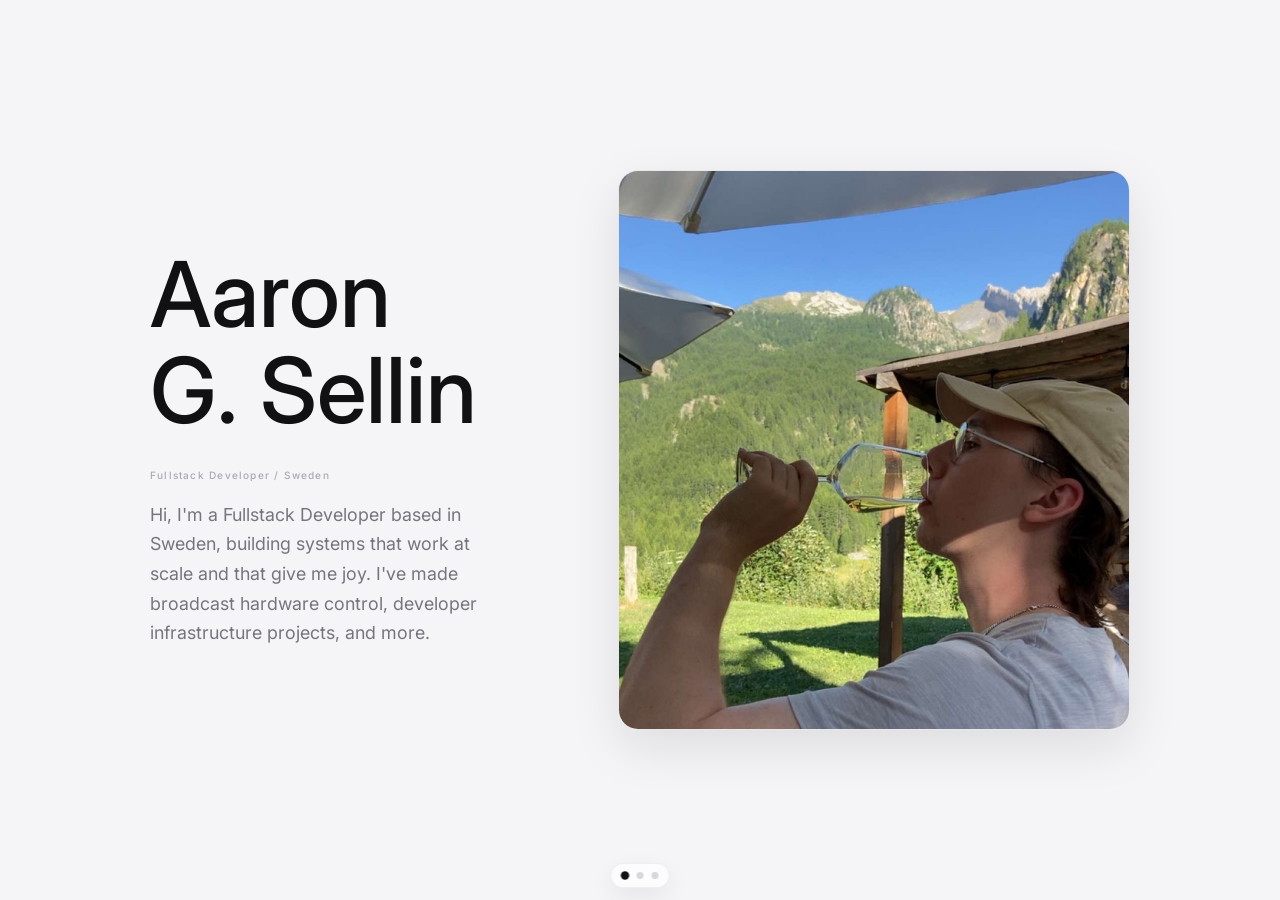
<file: index.html>
<!doctype html>
<html lang="en">
  <head>
    <meta charset="UTF-8" />
    <meta name="viewport" content="width=device-width, initial-scale=1.0" />
    <meta
      name="description"
      content="Aaron G. Sellin, Fullstack Developer based in Sweden, building systems that work at scale."
    />
    <title>Aaron G. Sellin</title>
    <link rel="icon" type="image/jpeg" href="me.jpeg" />

    <link rel="preconnect" href="https://fonts.googleapis.com" />
    <link rel="preconnect" href="https://fonts.gstatic.com" crossorigin />
    <link
      href="https://fonts.googleapis.com/css2?family=JetBrains+Mono:wght@400;500&family=Playfair+Display:wght@400;600&family=Inter:wght@300;400;500&display=swap"
      rel="stylesheet"
    />

    <link rel="stylesheet" href="style.css" />
  </head>

  <body>
    <div id="intro" aria-hidden="true">
      <img src="me.jpeg" alt="Aaron G. Sellin" class="intro-photo" />
      <div class="intro-text">
        <div class="intro-rule"></div>
        <p class="intro-name">Aaron G. Sellin</p>
        <p class="intro-sub">Fullstack Developer</p>
      </div>
    </div>

    <div id="site">
      <section id="hero" aria-labelledby="hero-heading">
        <div class="hero-inner">
          <div class="">
            <div class="hero-name-row">
              <h1 class="hero-name" id="hero-heading">
                <span class="hero-word"><span>Aaron</span></span>
                <span class="hero-word"><span>G.&nbsp;Sellin</span></span>
              </h1>
            </div>

            <p class="hero-desc">
              Hi, I'm a Fullstack Developer based in Sweden, building systems
              that work at scale and that give me joy. I've made broadcast
              hardware control, developer infrastructure projects, and more.
            </p>
          </div>
          <img src="me3.jpeg" alt="Aaron in the Alps" class="hero-side-photo" />
        </div>
      </section>

      <section id="projects" class="section-wrap">
        <div class="section-inner">
          <div class="projects-grid">
            <div class="proj-card reveal">
              <a
                href="https://www.arodeploy.com"
                target="_blank"
                rel="noopener noreferrer"
                class="proj-card-preview-link"
              >
                <div class="browser-chrome">
                  <span class="browser-dot"></span>
                  <span class="browser-dot"></span>
                  <span class="browser-dot"></span>
                  <span class="browser-url">arodeploy.com</span>
                </div>
                <div class="proj-card-preview">
                  <img
                    src="arodeploy.jpg"
                    alt="Arodeploy preview"
                    class="proj-card-img"
                    loading="lazy"
                  />
                </div>
              </a>
              <div class="proj-card-body">
                <div class="proj-card-title-row">
                  <h3 class="proj-card-name">Arodeploy</h3>
                  <span class="proj-status">Maintenance</span>
                </div>
                <p class="proj-card-desc">
                  Deploy and manage your own infrastructure with full control,
                  at a fraction of typical cloud costs.
                </p>
              </div>
            </div>

            <div class="proj-card reveal">
              <a
                href="https://www.hittrivia.com"
                target="_blank"
                rel="noopener noreferrer"
                class="proj-card-preview-link"
              >
                <div class="browser-chrome">
                  <span class="browser-dot"></span>
                  <span class="browser-dot"></span>
                  <span class="browser-dot"></span>
                  <span class="browser-url">hittrivia.com</span>
                </div>
                <div class="proj-card-preview">
                  <img
                    src="hittrivia.jpg"
                    alt="Hit Trivia preview"
                    class="proj-card-img"
                    loading="lazy"
                    onerror="this.style.opacity = '0'"
                  />
                </div>
              </a>
              <div class="proj-card-body">
                <div class="proj-card-title-row">
                  <h3 class="proj-card-name">Hit Trivia</h3>
                  <span class="proj-status">Maintenance</span>
                </div>
                <p class="proj-card-desc">
                  Multiplayer music trivia game with Apple Music SDK. Focused
                  heavily on stable session recovery.
                </p>
              </div>
            </div>

            <div class="proj-card reveal">
              <div class="proj-card-preview-link">
                <div class="browser-chrome">
                  <span class="browser-dot"></span>
                  <span class="browser-dot"></span>
                  <span class="browser-dot"></span>
                  <span class="browser-url">planit</span>
                </div>
                <div class="proj-card-preview">
                  <img
                    src="planit.jpg"
                    alt="PlanIt preview"
                    class="proj-card-img"
                    loading="lazy"
                    onerror="this.style.opacity = '0'"
                  />
                </div>
              </div>
              <div class="proj-card-body">
                <div class="proj-card-title-row">
                  <h3 class="proj-card-name">PlanIt</h3>
                </div>
                <p class="proj-card-desc">
                  Find a time that works for everyone. Real-time scheduling for
                  trips and events with multiple people. Focused on
                  documentation, and minimal usage footprint.
                </p>
              </div>
            </div>

            <div class="proj-card reveal">
              <div class="proj-card-preview-link">
                <div class="browser-chrome">
                  <span class="browser-dot"></span>
                  <span class="browser-dot"></span>
                  <span class="browser-dot"></span>
                  <span class="browser-url">Listener - Coming Soon</span>
                </div>
                <div class="proj-card-preview proj-card-preview--placeholder">
                  <div class="proj-placeholder-inner">
                    <span class="proj-placeholder-name">Listener</span>
                  </div>
                </div>
              </div>
              <div class="proj-card-body">
                <div class="proj-card-title-row">
                  <h3 class="proj-card-name">Listener</h3>
                </div>
                <p class="proj-card-desc">
                  Chrome extension for monitoring web page changes. Hover to
                  select any element, set a check interval, and get notified the
                  moment something changes.
                </p>
              </div>
            </div>
            <a
              href="mailto:aaron.gotthardsson@gmail.com"
              class="proj-card proj-card--cta reveal"
            >
              <div class="proj-cta-inner">
                <p class="proj-cta-label">Next up</p>
                <h3 class="proj-cta-heading">Your project.</h3>
                <p class="proj-cta-sub">
                  Have something in mind? Get in touch and let's figure out how
                  I can help.
                </p>
                <span class="proj-cta-link">Get in touch </span>
              </div>
            </a>
          </div>
        </div>
      </section>

      <section id="contact" class="section-wrap">
        <div class="contact-center">
          <img
            src="me2.jpeg"
            alt="Aaron at a Malmö Redhawks game"
            class="about-photo"
          />
          <h2 class="contact-heading reveal">
            Interested in<br />working together?
          </h2>
          <p class="contact-sub reveal">
            Whether you have a project in mind, a role to fill, or just want to
            say hello. I'd like to hear from you.
          </p>
          <a
            href="mailto:aaron.gotthardsson@gmail.com"
            class="contact-email reveal"
          >
            aaron.gotthardsson@gmail.com
          </a>
          <ul class="social-row reveal">
            <li>
              <a
                href="https://github.com/aarongsellin"
                target="_blank"
                rel="noopener noreferrer"
                >GitHub</a
              >
            </li>
            <li>
              <a
                href="https://www.linkedin.com/in/aaron-gotthardsson-sellin/"
                target="_blank"
                rel="noopener noreferrer"
                >LinkedIn</a
              >
            </li>
          </ul>
        </div>
      </section>

      <footer>
        <p>© 2026 Aaron G. Sellin. All rights reserved.</p>
        <p>aarongsellin.dev</p>
      </footer>

      <div class="slide-indicator" aria-label="Portfolio sections">
        <button
          class="slide-dot active"
          type="button"
          aria-label="Introduction"
          aria-current="true"
        ></button>
        <button class="slide-dot" type="button" aria-label="Projects"></button>
        <button class="slide-dot" type="button" aria-label="Contact"></button>
      </div>
    </div>

    <script>
      (() => {
        "use strict";

        const intro = document.getElementById("intro");
        const site = document.getElementById("site");
        const nav = document.getElementById("nav");

        const INTRO_HOLD = 2350;
        const INTRO_OUT = 1200;

        function revealContent() {
          document.body.classList.add("ready");
        }

        setTimeout(() => {
          intro.classList.add("away");
          site.classList.add("visible");
          setTimeout(() => {
            intro.style.display = "none";
            revealContent();
          }, INTRO_OUT);
        }, INTRO_HOLD);

        window.addEventListener(
          "scroll",
          () => {
            if (nav) {
              nav.classList.toggle("scrolled", window.scrollY > 55);
            }
          },
          { passive: true },
        );

        const revEls = document.querySelectorAll(".reveal");
        const io = new IntersectionObserver(
          (entries) => {
            entries.forEach((e) => {
              if (e.isIntersecting) {
                e.target.classList.add("in");
                io.unobserve(e.target);
              }
            });
          },
          { threshold: 0.1, rootMargin: "0px 0px -30px 0px" },
        );

        revEls.forEach((el) => io.observe(el));

        const slideLinks = document.querySelectorAll('a[href^="#"]');
        slideLinks.forEach((link) => {
          link.addEventListener("click", (event) => {
            const target = document.querySelector(link.getAttribute("href"));
            if (!target) return;

            event.preventDefault();
            target.scrollIntoView({
              behavior: "smooth",
              block: "nearest",
              inline: "start",
            });
          });
        });

        let isHorizontalScrollActive = false;
        site.addEventListener(
          "wheel",
          (event) => {
            if (
              window.innerWidth < 961 ||
              Math.abs(event.deltaY) < Math.abs(event.deltaX)
            )
              return;

            event.preventDefault();
            if (isHorizontalScrollActive) return;

            isHorizontalScrollActive = true;
            site.scrollBy({ left: event.deltaY, behavior: "smooth" });
            window.setTimeout(() => {
              isHorizontalScrollActive = false;
            }, 450);
          },
          { passive: false },
        );

        const slideDots = document.querySelectorAll(".slide-dot");
        const updateSlideIndicator = () => {
          const activeIndex = Math.min(
            slideDots.length - 1,
            Math.round(site.scrollLeft / site.clientWidth),
          );

          slideDots.forEach((dot, index) => {
            const isActive = index === activeIndex;
            dot.classList.toggle("active", isActive);
            dot.toggleAttribute("aria-current", isActive);
          });
        };

        slideDots.forEach((dot, index) => {
          dot.addEventListener("click", () => {
            site.scrollTo({
              left: index * site.clientWidth,
              behavior: "smooth",
            });
          });
        });

        site.addEventListener("scroll", updateSlideIndicator, {
          passive: true,
        });
        updateSlideIndicator();
      })();
    </script>
  </body>
</html>
</file>
<file: style.css>
*,
*::before,
*::after {
  box-sizing: border-box;
  margin: 0;
  padding: 0;
}
:root {
  --bg: #f5f5f7;
  --surface: #fff;
  --projects-bg: #efeff1;
  --text: #111114;
  --muted: #75757d;
  --border: #e8e8eb;
  --ease: cubic-bezier(0.22, 1, 0.36, 1);
}
html {
  font-size: 16px;
  scroll-behavior: smooth;
}
body {
  overflow-x: hidden;
  background: var(--bg);
  color: var(--text);
  font-family: "Inter", system-ui, sans-serif;
  line-height: 1.55;
  -webkit-font-smoothing: antialiased;
}
#intro {
  display: none;
}
#site,
#site.visible {
  opacity: 1;
}
.hero-word > span,
.hero-desc,
.hero-side-photo,
.reveal,
.reveal.in {
  opacity: 1;
  transform: none;
}
#hero {
  min-height: 100vh;
  display: flex;
  align-items: center;
  padding: 8rem 1.5rem 5rem;
}
.hero-inner {
  width: min(100%, 980px);
  display: flex;
  flex-direction: column;
  align-items: center;
  gap: 2.5rem;
  margin: auto;
  text-align: center;
}
.hero-inner > div:first-child {
  max-width: 780px;
}
.hero-name-row {
  margin-bottom: 1.45rem;
}
.hero-name {
  font-size: clamp(3.5rem, 7.1vw, 6.7rem);
  font-weight: 500;
  line-height: 0.94;
}
.hero-word {
  display: inline-block;
  margin-right: 0.22em;
  overflow: hidden;
}
.hero-desc {
  max-width: 600px;
  margin: auto;
  color: var(--muted);
  font-size: clamp(1rem, 1.5vw, 1.12rem);
  line-height: 1.65;
}
.hero-desc::before {
  display: block;
  margin-bottom: 1rem;
  color: #aaaab0;
  content: "Fullstack Developer / Sweden";
  font-size: 0.63rem;
  font-weight: 500;
  letter-spacing: 0.12em;
}
.hero-side-photo {
  width: min(100%, 540px);
  aspect-ratio: 16/7;
  border: 1px solid var(--border);
  border-radius: 20px;
  box-shadow: 0 18px 50px rgba(20, 20, 25, 0.1);
  object-fit: cover;
}
.section-wrap {
  padding: 4.5rem 1.5rem;
}
.section-inner {
  width: min(100%, 1120px);
  margin: auto;
}
#projects {
  background: var(--projects-bg);
}
.projects-grid {
  display: grid;
  grid-template-columns: repeat(3, minmax(0, 1fr));
  gap: 1.25rem;
}
.proj-card {
  overflow: hidden;
  border: 1px solid var(--border);
  border-radius: 17px;
  background: var(--surface);
  box-shadow: 0 2px 3px rgba(20, 20, 25, 0.02);
  transition:
    border-color 0.25s ease,
    box-shadow 0.25s ease,
    transform 0.25s var(--ease);
}
.proj-card:hover {
  border-color: #d3d3d7;
  box-shadow: 0 15px 30px rgba(20, 20, 25, 0.08);
  transform: translateY(-4px);
}
.proj-card-preview-link {
  display: block;
  color: inherit;
  text-decoration: none;
}
.browser-chrome {
  display: flex;
  align-items: center;
  min-height: 38px;
  gap: 0.35rem;
  padding: 0.5rem 0.75rem;
  border-bottom: 1px solid var(--border);
  background: #fafafb;
}
.browser-dot {
  width: 7px;
  height: 7px;
  border-radius: 50%;
  background: #d5d5da;
}
.browser-dot:first-child {
  background: #202023;
}
.browser-url {
  overflow: hidden;
  margin-left: 0.45rem;
  color: #929299;
  font-size: 0.65rem;
  text-overflow: ellipsis;
  white-space: nowrap;
}
.proj-card-preview {
  display: block;
  overflow: hidden;
  aspect-ratio: 16/9;
  background: #f1f1f3;
}
.proj-card-preview--placeholder {
  display: flex;
  align-items: center;
  justify-content: center;
}
.proj-card-img {
  width: 100%;
  height: 100%;
  display: block;
  object-fit: cover;
  object-position: top center;
  transition: transform 0.5s var(--ease);
}
.proj-card:hover .proj-card-img {
  transform: scale(1.04);
}
.proj-placeholder-inner {
  width: calc(100% - 2rem);
  height: calc(100% - 2rem);
  display: flex;
  align-items: center;
  justify-content: center;
  border: 1px dashed #c9c9ce;
}
.proj-placeholder-name {
  color: #8d8d94;
  font-size: 0.7rem;
  letter-spacing: 0.1em;
  text-transform: uppercase;
}
.proj-card-body {
  padding: 1.3rem 1.35rem 1.45rem;
}
.proj-card-title-row {
  display: flex;
  align-items: center;
  justify-content: space-between;
  gap: 1rem;
  margin-bottom: 0.65rem;
}
.proj-card-name {
  font-size: 1rem;
  font-weight: 500;
  line-height: 1.2;
}
.proj-card-desc {
  color: var(--muted);
  font-size: 0.78rem;
  line-height: 1.65;
}
.proj-link,
.proj-status {
  display: inline-flex;
  align-items: center;
  flex-shrink: 0;
  border-radius: 999px;
  font-size: 0.65rem;
  font-weight: 500;
  white-space: nowrap;
}
.proj-link {
  gap: 0.35rem;
  padding: 0.45rem 0.76rem;
  background: var(--text);
  color: #fff;
  text-decoration: none;
}
.proj-link:hover,
.contact-email:hover {
  background: #37373d;
}
.proj-link svg {
  width: 10px;
  height: 10px;
  fill: none;
  stroke: currentColor;
  stroke-linecap: round;
  stroke-linejoin: round;
  stroke-width: 2;
}
.proj-status {
  gap: 0.35rem;
  padding: 0.38rem 0.65rem;
  background: #f0f0f2;
  color: #73737b;
  font-size: 0.6rem;
}
.proj-status::before {
  width: 5px;
  height: 5px;
  border-radius: 50%;
  background: #9b9ba2;
  content: "";
}
.proj-card--cta {
  display: flex;
  align-items: center;
  justify-content: center;
  min-height: 200px;
  background: #151517;
  color: #fff;
  text-decoration: none;
}
.proj-card--cta:hover {
  border-color: #151517;
  background: #29292d;
}
.proj-cta-inner {
  display: flex;
  flex-direction: column;
  align-items: center;
  gap: 0.6rem;
  padding: 2rem;
  text-align: center;
}
.proj-cta-label {
  font-size: 0.58rem;
  letter-spacing: 0.12em;
  text-transform: uppercase;
}
.proj-cta-heading {
  font-size: 2.15rem;
  font-weight: 500;
  line-height: 1.1;
}
.proj-cta-sub {
  max-width: 230px;
  font-size: 0.85rem;
  line-height: 1.6;
}
.proj-cta-link {
  font-size: 0.65rem;
  font-weight: 500;
}
#contact {
  background: var(--bg);
}
.contact-center {
  max-width: 680px;
  margin: auto;
  text-align: center;
}
.about-photo {
  width: 140px;
  max-width: 100%;
  aspect-ratio: 1;
  display: block;
  margin: 0 auto 2rem;
  border: 4px solid #fff;
  border-radius: 50%;
  box-shadow: 0 12px 32px rgba(20, 20, 25, 0.12);
  object-fit: cover;
  object-position: center 30%;
}
.contact-heading {
  margin-bottom: 1.25rem;
  font-size: clamp(2.5rem, 5vw, 4.6rem);
  font-weight: 500;
  line-height: 1.03;
}
.contact-sub {
  max-width: 525px;
  margin: 0 auto 2.75rem;
  color: var(--muted);
  font-size: 1rem;
  line-height: 1.65;
}
.contact-email {
  display: inline-block;
  margin-bottom: 3rem;
  padding: 0.9rem 1.25rem;
  border-radius: 999px;
  background: var(--text);
  color: #fff;
  font-size: 0.82rem;
  font-weight: 500;
  text-decoration: none;
}
.social-row {
  display: flex;
  justify-content: center;
  gap: 1.5rem;
  list-style: none;
}
.social-row a {
  color: var(--muted);
  font-size: 0.7rem;
  text-decoration: none;
}
.social-row a:hover {
  color: var(--text);
}
footer {
  display: flex;
  align-items: center;
  justify-content: space-between;
  padding: 1.75rem max(1.5rem, calc((100vw - 1120px) / 2));
  border-top: 1px solid var(--border);
}
footer p {
  color: #9999a0;
  font-size: 0.67rem;
}
.slide-indicator {
  display: none;
}
@media (max-width: 960px) {
  .projects-grid {
    grid-template-columns: repeat(2, minmax(0, 1fr));
  }
}
@media (max-width: 560px) {
  #hero {
    padding-top: 6rem;
  }
  .hero-name {
    font-size: clamp(3.3rem, 16vw, 5.1rem);
  }
  .hero-word {
    display: block;
    margin: 0;
  }
  .hero-side-photo {
    aspect-ratio: 16/8;
    border-radius: 15px;
  }
  .projects-grid {
    grid-template-columns: 1fr;
    gap: 1rem;
  }
  footer {
    flex-direction: column;
    gap: 0.5rem;
    text-align: center;
  }
}
@media (min-width: 961px) {
  html,
  body {
    width: 100%;
    height: 100%;
    overflow: hidden;
  }
  #site,
  #site.visible {
    position: fixed;
    inset: 0;
    display: grid;
    grid-auto-flow: column;
    grid-auto-columns: 100vw;
    grid-template-rows: 100vh;
    overflow-x: auto;
    overflow-y: hidden;
    scroll-behavior: smooth;
    scroll-snap-type: x mandatory;
    scrollbar-width: none;
  }
  #site::-webkit-scrollbar,
  #site > section::-webkit-scrollbar {
    display: none;
  }
  #site > section {
    width: 100vw;
    height: 100vh;
    overflow-y: auto;
    scroll-snap-align: start;
    scroll-snap-stop: always;
    scrollbar-width: none;
  }
  #site > footer {
    display: none;
  }
  #hero {
    padding: 2.5rem clamp(3rem, 8vw, 8rem);
  }
  .hero-inner {
    flex-direction: row;
    align-items: center;
    justify-content: space-between;
    gap: clamp(3rem, 8vw, 10rem);
    text-align: left;
  }
  .hero-inner > div:first-child {
    max-width: 590px;
  }
  .hero-desc {
    margin: 0;
  }
  .hero-side-photo {
    width: min(40vw, 520px);
    height: min(82vh, 560px);
    aspect-ratio: auto;
    flex-shrink: 0;
    object-position: center 30%;
  }
  #projects {
    display: flex;
    align-items: center;
    padding-block: 4rem;
  }
  #projects .section-inner {
    width: 100%;
  }
  #projects .section-inner::before {
    display: block;
    margin-bottom: 1.3rem;
    color: #8a8a91;
    content: "Selected work";
    font-size: 0.68rem;
    font-weight: 500;
  }
  #projects .projects-grid {
    grid-template-columns: repeat(2, minmax(0, 1fr));
    gap: 0 3.5rem;
  }
  #projects .proj-card {
    min-height: 130px;
    display: grid;
    grid-template-columns: 170px minmax(0, 1fr);
    align-items: center;
    overflow: visible;
    border: 0;
    border-bottom: 1px solid #dcdddf;
    border-radius: 0;
    background: transparent;
    box-shadow: none;
  }
  #projects .proj-card:hover {
    border-color: #a9a9af;
    box-shadow: none;
    transform: none;
  }
  #projects .proj-card-preview-link {
    align-self: stretch;
    padding: 10px 0;
  }
  #projects .browser-chrome {
    display: none;
  }
  #projects .proj-card-preview {
    width: 154px;
    height: 100px;
    aspect-ratio: auto;
    border: 1px solid #e1e1e5;
    border-radius: 9px;
    background: #e7e7ea;
  }
  #projects .proj-card-img {
    border-radius: inherit;
  }
  #projects .proj-placeholder-inner {
    width: calc(100% - 16px);
    height: calc(100% - 16px);
  }
  #projects .proj-placeholder-name {
    font-size: 0.55rem;
    letter-spacing: 0.06em;
  }
  #projects .proj-card-body {
    padding: 1rem 0 1rem 0.15rem;
  }
  #projects .proj-card-title-row {
    margin-bottom: 0.3rem;
  }
  #projects .proj-card-name {
    font-size: 0.95rem;
  }
  #projects .proj-card-desc {
    display: -webkit-box;
    overflow: hidden;
    line-clamp: 2;
    -webkit-box-orient: vertical;
    -webkit-line-clamp: 2;
    font-size: 0.72rem;
    line-height: 1.45;
  }
  #projects .proj-link {
    padding: 0.36rem 0.6rem;
    font-size: 0.6rem;
  }
  #projects .proj-status {
    padding: 0.34rem 0.55rem;
    font-size: 0.56rem;
  }
  #projects .proj-card--cta {
    display: flex;
    grid-column: auto;
    min-height: 130px;
    margin: 0;
    border: 0;
    border-radius: 13px;
    background: #161619;
  }
  #projects .proj-cta-inner {
    width: 100%;
    padding: 1rem 1.25rem;
    gap: 0.4rem;
  }
  #projects .proj-cta-label,
  #projects .proj-cta-sub {
    display: none;
  }
  #projects .proj-cta-heading {
    font-size: 1.3rem;
  }
  #projects .proj-cta-link {
    font-size: 0.62rem;
  }
  #contact {
    min-height: 100vh;
    display: flex;
    align-items: center;
    justify-content: center;
    padding-block: 2rem;
  }
  #contact .about-photo {
    width: 180px;
    margin-bottom: 1rem;
  }
  #contact .contact-heading {
    margin-bottom: 0.9rem;
    font-size: clamp(2.3rem, 4.4vw, 3.8rem);
  }
  #contact .contact-sub {
    margin-bottom: 1.75rem;
    font-size: 0.9rem;
    line-height: 1.5;
  }
  #contact .contact-email {
    margin-bottom: 2rem;
    padding: 0.75rem 1.1rem;
  }
  .slide-indicator {
    position: fixed;
    bottom: 12px;
    left: 50%;
    z-index: 50;
    display: flex;
    align-items: center;
    gap: 8px;
    padding: 8px 10px;
    transform: translateX(-50%);
    border: 1px solid rgba(17, 17, 20, 0.06);
    border-radius: 999px;
    background: rgba(255, 255, 255, 0.72);
    box-shadow: 0 8px 24px rgba(20, 20, 25, 0.07);
    backdrop-filter: blur(12px);
    -webkit-backdrop-filter: blur(12px);
  }
  .slide-dot {
    width: 7px;
    height: 7px;
    padding: 0;
    border: 0;
    border-radius: 50%;
    background: #d7d7dc;
    cursor: pointer;
    transition:
      transform 0.25s ease,
      background 0.25s ease;
  }
  .slide-dot:hover {
    background: #85858c;
  }
  .slide-dot.active {
    transform: scale(1.2);
    background: var(--text);
  }
}
</file>
